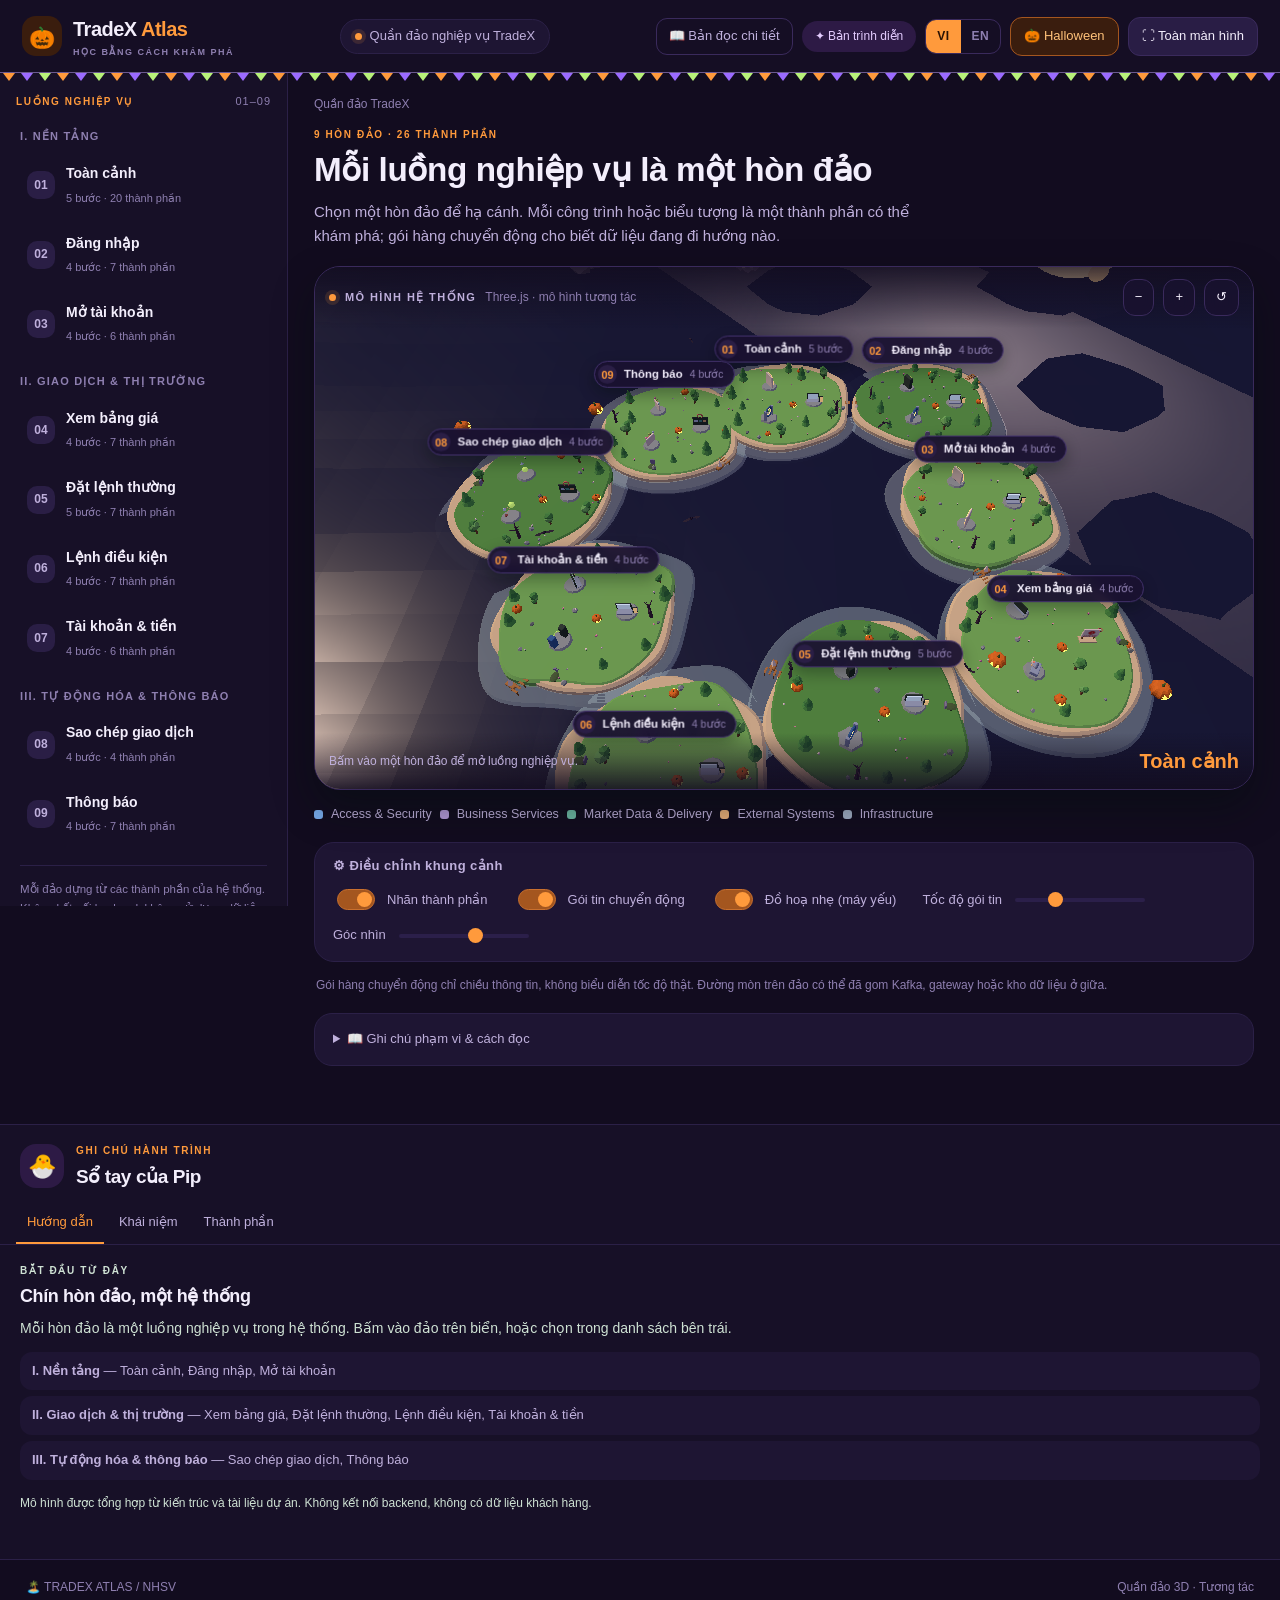
<file: index.html>
<!doctype html>
<html lang="vi">
<head>
<meta charset="utf-8"><meta name="viewport" content="width=device-width,initial-scale=1">
<meta name="description" content="Quần đảo TradeX: mỗi luồng nghiệp vụ là một hòn đảo 3D tương tác.">
<meta http-equiv="Content-Security-Policy" content="default-src 'self' data: blob:; script-src 'self'; style-src 'self' 'unsafe-inline'; connect-src 'none'; img-src 'self' data:; font-src 'self'; object-src 'none'; base-uri 'self'">
<title>TradeX Atlas · Quần đảo hệ thống</title><link rel="stylesheet" href="style.css?v=20260926-1">
</head>
<body>
<header>
  <a class="brand" href="index.html"><span class="brand-icon" aria-hidden="true">🏝️</span><span>TradeX <strong>Atlas</strong><small data-i18n="brandTag">HỌC BẰNG CÁCH KHÁM PHÁ</small></span></a>
  <span class="page-chip"><span class="live-dot"></span><span data-i18n="pageChip">Quần đảo nghiệp vụ TradeX</span></span>
  <div class="header-actions">
    <a class="ghost" href="lessons.html" data-i18n="readerLink">📖 Bản đọc chi tiết</a>
    <span class="local-badge" data-i18n="demoBadge">✦ Bản trình diễn</span>
    <div class="lang-switch" id="lang-switch"><button data-lang="vi">VI</button><button data-lang="en">EN</button></div>
    <button id="festival" class="festival-toggle" aria-pressed="true" data-i18n="festivalToggle">🎃 Halloween</button>
    <button id="fullscreen" data-i18n="fullscreen">⛶ Toàn màn hình</button>
  </div>
</header>

<div class="tour">
  <aside class="rail" aria-label="Danh sách luồng nghiệp vụ">
    <div class="rail-head"><p class="eyebrow" data-i18n="railTitle">LUỒNG NGHIỆP VỤ</p><span>01–09</span></div>
    <div id="rail-list"></div>
    <p class="rail-note" data-i18n="railNote">Mỗi đảo dựng từ các thành phần của hệ thống. Không kết nối backend, không sử dụng dữ liệu khách hàng.</p>
  </aside>

  <main class="stage">
    <nav class="crumb" id="stage-breadcrumb" aria-label="Vị trí hiện tại"></nav>
    <p class="eyebrow" id="stage-eyebrow"></p>
    <h1 id="stage-title"></h1>
    <p class="stage-intro" id="stage-intro"></p>

    <section class="viewport" id="viewport" aria-label="Thế giới đảo 3D">
      <div class="viewport-top">
        <div><span class="live-dot"></span><strong data-i18n="modelLabel">MÔ HÌNH HỆ THỐNG</strong><small id="engine-status">Đang dựng quần đảo…</small></div>
        <div class="view-controls">
          <button id="back-world" hidden data-i18n="backWorld">↩ Về quần đảo</button>
          <button id="zoom-out" aria-label="Thu nhỏ">−</button>
          <button id="zoom-in" aria-label="Phóng to">+</button>
          <button id="reset" aria-label="Về góc nhìn ban đầu">↺</button>
        </div>
      </div>
      <div id="three-host"></div>
      <div id="flat-map" class="flat-map"></div>
      <div class="viewport-foot">
        <button id="play" class="primary" data-i18n="play" hidden>▶ Chạy hành trình</button>
        <small id="stage-hint"></small>
        <b id="stage-meta"></b>
      </div>
    </section>

    <div class="legend" id="legend"></div>

    <section class="config" aria-label="Điều chỉnh hiển thị">
      <h2 data-i18n="configTitle">⚙ Điều chỉnh khung cảnh</h2>
      <div class="config-grid">
        <label class="switch"><input type="checkbox" id="toggle-labels" checked><span data-i18n="toggleLabels">Nhãn thành phần</span></label>
        <label class="switch"><input type="checkbox" id="toggle-parcels" checked><span data-i18n="toggleParcels">Gói tin chuyển động</span></label>
        <label class="switch"><input type="checkbox" id="toggle-light"><span data-i18n="toggleLight">Đồ hoạ nhẹ (máy yếu)</span></label>
        <label class="slider"><span data-i18n="speedLabel">Tốc độ gói tin</span><input type="range" id="speed" min="0.2" max="3" step="0.1" value="1"></label>
        <label class="slider"><span data-i18n="tiltLabel">Góc nhìn</span><input type="range" id="tilt" min="12" max="72" step="1" value="48"></label>
      </div>
    </section>

    <p class="map-caption" data-i18n="mapCaption">Gói hàng chuyển động chỉ chiều thông tin, không biểu diễn tốc độ thật. Đường mòn trên đảo có thể đã gom Kafka, gateway hoặc kho dữ liệu ở giữa.</p>

    <details class="sources">
      <summary data-i18n="scopeSummary">📖 Ghi chú phạm vi &amp; cách đọc</summary>
      <div class="source-grid">
        <div><h3 data-i18n="scope1Title">Mô hình để học nghiệp vụ</h3><p data-i18n="scope1a">Mỗi hòn đảo gom các thành phần tham gia một luồng. Đường mòn biểu diễn quan hệ nghiệp vụ; một số đường đã gom bước trung gian.</p><p data-i18n="scope1b">Trình tự các bước là cách diễn giải để học, không phải tên trạng thái chính xác trong cơ sở dữ liệu.</p></div>
        <div><h3 data-i18n="scope2Title">Bám theo kiến trúc hệ thống</h3><p data-i18n="scope2a">15 service nội bộ, 2 tác nhân, 4 nhóm đối tác và 5 thành phần hỗ trợ. Kafka, Redis, MongoDB, kho quan hệ và thư viện dùng chung là thành phần hỗ trợ.</p><p data-i18n="scope2b">Mô hình dùng để đào tạo, không đại diện cho cấu hình production đang chạy.</p></div>
        <div><h3 data-i18n="scope3Title">Bản mô phỏng an toàn</h3><p data-i18n="scope3a">Trang không gọi API nghiệp vụ thật và không sử dụng dữ liệu khách hàng.</p><p data-i18n="scope3b">Thiết bị không hỗ trợ WebGL sẽ thấy danh sách 2D với cùng nội dung.</p></div>
      </div>
    </details>
  </main>

  <aside class="notes" aria-label="Ghi chú hành trình">
    <div class="notes-head">
      <span class="notes-avatar" aria-hidden="true">🐣</span>
      <div><p class="eyebrow" data-i18n="notesEyebrow">GHI CHÚ HÀNH TRÌNH</p><h2 data-i18n="notesTitle">Sổ tay của Pip</h2></div>
    </div>
    <div class="note-tabs" id="note-tabs" role="tablist" aria-label="Nội dung ghi chú"></div>
    <div class="note-body" id="note-body" role="tabpanel" tabindex="0" aria-live="polite"></div>
  </aside>
</div>

<footer><span>🏝️ TRADEX ATLAS / NHSV</span><span data-i18n="footerRight">Quần đảo 3D · Tương tác</span></footer>
<noscript><p class="no-script" data-i18n="noscript">Cần bật JavaScript để xem quần đảo 3D. Có hướng dẫn trong README.md đi kèm.</p></noscript>
<script src="atlas.bundle.js?v=20260926-1"></script>
</body></html>
</file>
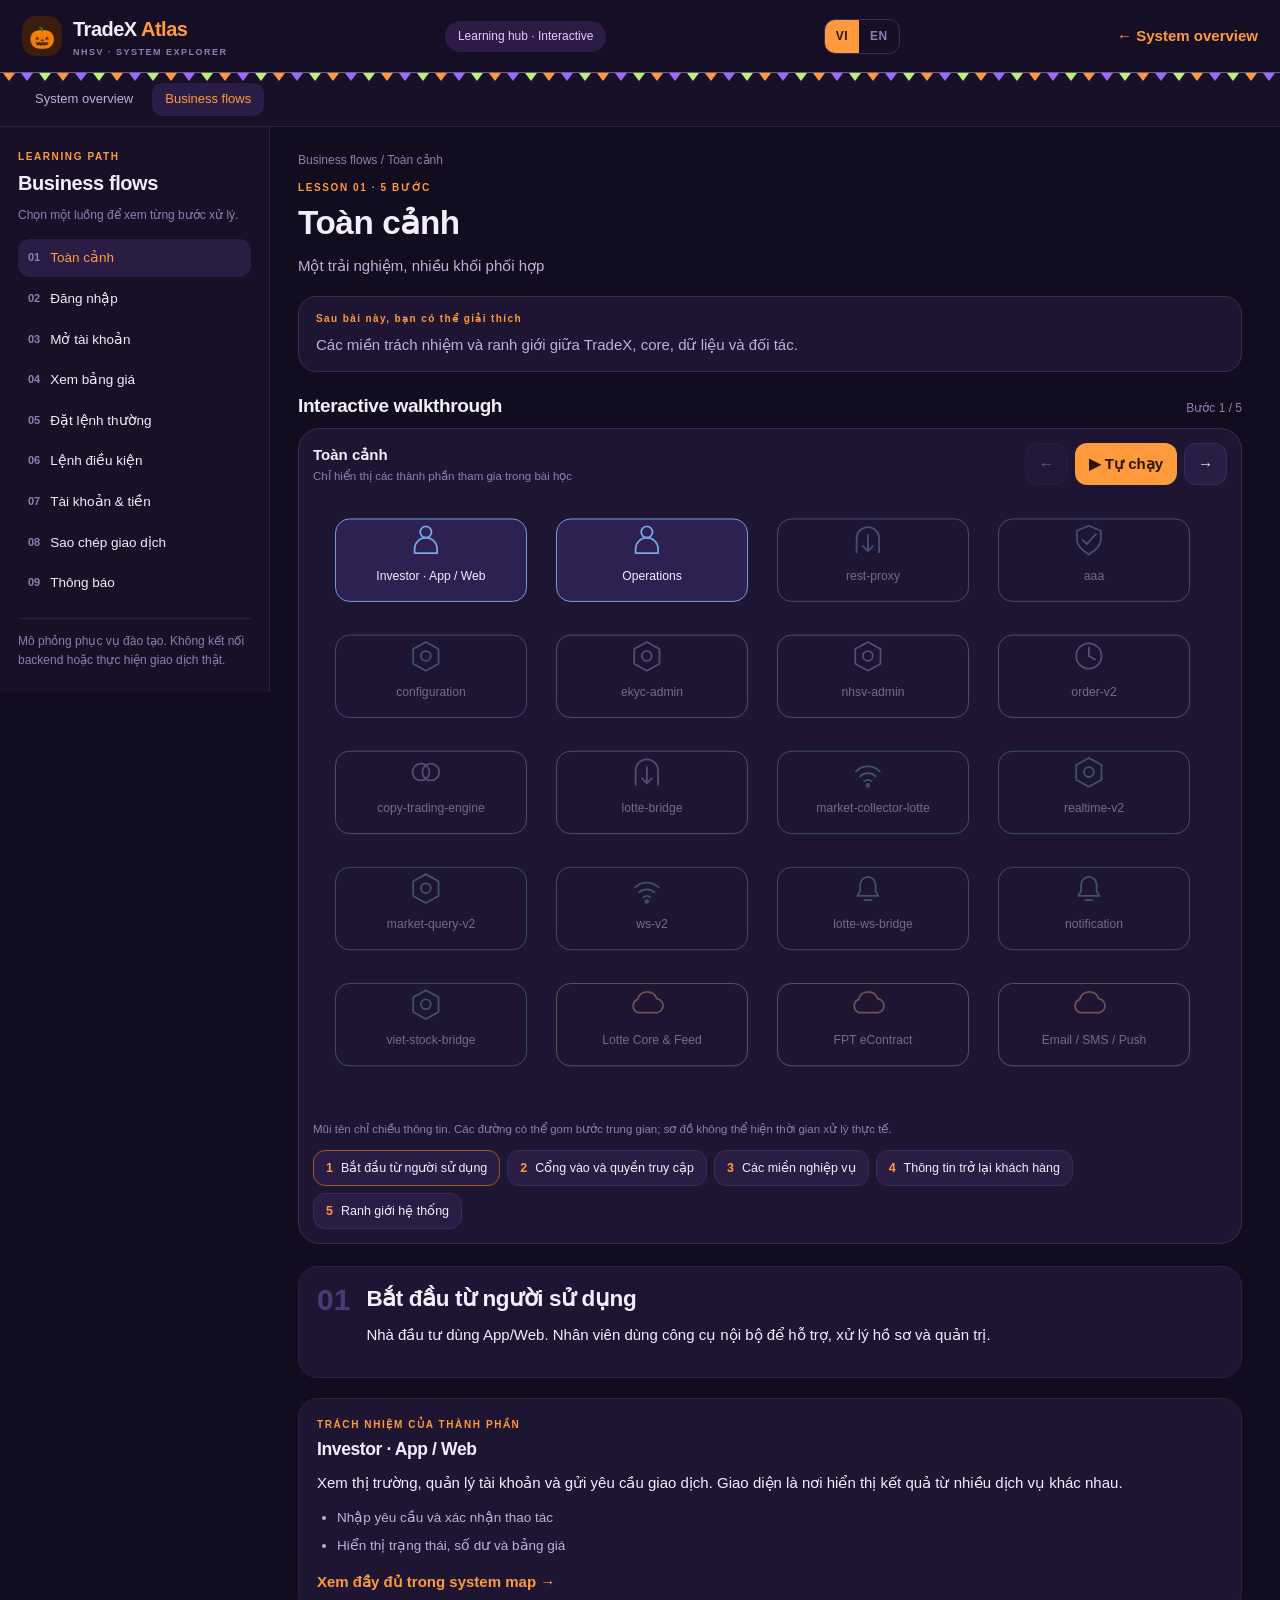
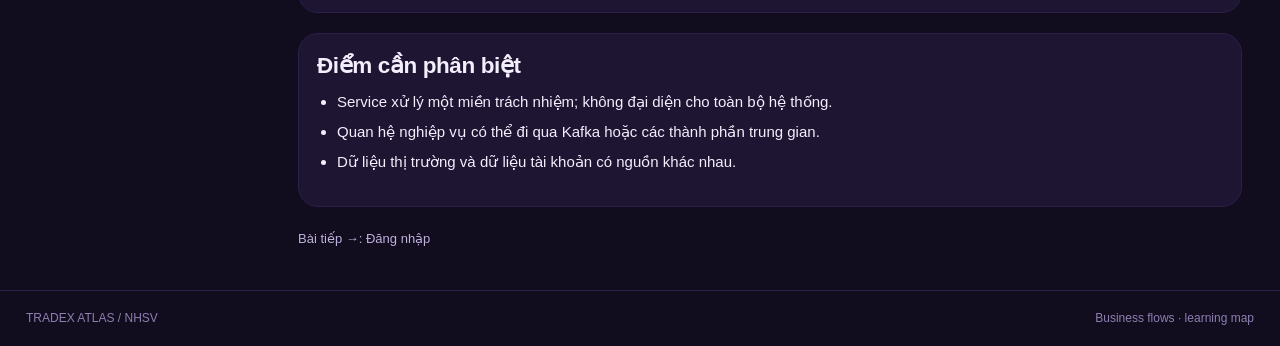
<file: lessons.html>
<!doctype html>
<html lang="vi"><head><meta charset="utf-8"><meta name="viewport" content="width=device-width,initial-scale=1"><meta name="description" content="Các bài học tương tác về luồng nghiệp vụ TradeX."><meta http-equiv="Content-Security-Policy" content="default-src 'self' data: blob:; script-src 'self'; style-src 'self' 'unsafe-inline'; connect-src 'none'; object-src 'none'; base-uri 'self'"><title>TradeX Atlas · Business flows</title><link rel="stylesheet" href="style.css?v=20260926-1"></head>
<body class="lesson-page">
<header><a class="brand" href="index.html"><span class="brand-icon" aria-hidden="true">✦</span><span>TradeX <strong>Atlas</strong><small>NHSV · SYSTEM EXPLORER</small></span></a><span class="local-badge" data-i18n="lessonBadge">Learning hub · Interactive</span><div class="lang-switch" id="lang-switch"><button data-lang="vi">VI</button><button data-lang="en">EN</button></div><a class="lesson-link" href="index.html" data-i18n="backToMap">← System overview</a></header>
<nav class="page-nav" aria-label="Điều hướng chính"><a href="index.html">System overview</a><a href="lessons.html" aria-current="page">Business flows</a></nav>
<div class="learning-layout">
<aside class="lesson-sidebar"><p class="eyebrow">LEARNING PATH</p><h2>Business flows</h2><p class="sidebar-description" data-i18n="lessonSidebarNote">Chọn một luồng để xem từng bước xử lý.</p><nav id="lesson-nav" aria-label="Danh sách bài học"></nav><div class="sidebar-note" data-i18n="lessonSidebarFoot">Mô phỏng phục vụ đào tạo. Không kết nối backend hoặc thực hiện giao dịch thật.</div></aside>
<main class="lesson-main">
<div class="lesson-breadcrumb" id="lesson-breadcrumb"></div><p class="eyebrow" id="lesson-number"></p><h1 id="lesson-title"></h1><p class="lesson-intro" id="lesson-intro"></p>
<section class="learning-goal"><strong data-i18n="lessonGoalLabel">Sau bài này, bạn có thể giải thích</strong><p id="learning-goal"></p></section>
<div class="lesson-section-heading"><h2 data-i18n="lessonWalkthrough">Interactive walkthrough</h2><span id="lesson-progress"></span></div>
<section class="lesson-simulator"><div class="sim-toolbar"><div><strong id="sim-title"></strong><small data-i18n="lessonSimNote">Chỉ hiển thị các thành phần tham gia trong bài học</small></div><div class="play-controls"><button id="lesson-prev" aria-label="Bước trước">←</button><button id="lesson-play" class="primary" data-i18n="lessonAutoplay">▶ Tự chạy</button><button id="lesson-next" aria-label="Bước tiếp">→</button></div></div><div class="lesson-diagram" id="lesson-diagram" aria-label="Sơ đồ luồng nghiệp vụ"></div><p class="diagram-note" data-i18n="lessonDiagramNote">Mũi tên chỉ chiều thông tin. Các đường có thể gom bước trung gian; sơ đồ không thể hiện thời gian xử lý thực tế.</p><div id="lesson-steps" class="lesson-step-tabs" aria-label="Các bước xử lý"></div></section>
<section class="lesson-explanation" aria-live="polite"><span id="lesson-step-number"></span><div><h2 id="lesson-step-title"></h2><p id="lesson-step-body"></p></div></section>
<section id="lesson-component" class="lesson-component" aria-live="polite"><h3 data-i18n="lessonComponentTitle">Thành phần trong bước này</h3><p data-i18n="lessonComponentBody">Chọn một thành phần trên sơ đồ để xem trách nhiệm.</p></section>
<section id="market-reference" class="market-reference" hidden></section>
<section class="lesson-keypoints"><h2 data-i18n="lessonKeyPoints">Điểm cần phân biệt</h2><ul id="lesson-keypoints"></ul></section>
<div class="lesson-pagination"><a id="previous-lesson"></a><a id="next-lesson"></a></div>
</main></div><footer><span>TRADEX ATLAS / NHSV</span><span data-i18n="lessonFooter">Business flows · learning map</span></footer><script src="lessons.bundle.js?v=20260926-1"></script></body></html>
</file>
<file: style.css>
@charset "UTF-8";
/* TradeX Atlas — forest-island theme. Dark canvas, cute pastel props, one accent. */
:root{
 color-scheme:dark;
 --bg:#0a1913;--bg-soft:#0e2019;--panel:#122a21;--panel-2:#163327;--sea:#0e2a26;
 --line:#1f3d31;--line-soft:#1a3328;--text:#e9f4ea;--muted:#93b3a1;--dim:#6f8d7d;
 --accent:#b7e26b;--accent-ink:#14240f;--mint:#7fd0a5;--sky:#77b6e8;--warm:#f3c46f;--berry:#ef9bb4;
 --radius:18px;--shadow:0 18px 40px #02100a66;--rail:288px;--notes:372px;
}
*{box-sizing:border-box}
html,body{min-height:100%}
body{margin:0;background:var(--bg);color:var(--text);font:15px/1.6 ui-rounded,"SF Pro Rounded",-apple-system,BlinkMacSystemFont,"Segoe UI",sans-serif}
h1,h2,h3,h4{margin:0 0 10px;letter-spacing:-.4px;line-height:1.25}
h1{font-size:clamp(26px,2.6vw,38px);font-weight:700}
p{margin:0 0 12px}
ul,ol{margin:0 0 14px;padding-left:20px}li{margin-bottom:6px}
a{color:var(--accent);text-decoration:none}a:hover{text-decoration:underline}
code{font-family:ui-monospace,SFMono-Regular,Menlo,monospace;font-size:12px;color:var(--mint)}
small{font-size:12px}
button,input,select{font:inherit}
button{color:var(--text);background:var(--panel-2);border:1px solid var(--line);border-radius:12px;padding:8px 13px;cursor:pointer;transition:background .16s,border-color .16s,transform .16s}
button:hover:not(:disabled){background:#1d4131;border-color:#2f5c45}
button:disabled{opacity:.38;cursor:default}
button.primary{background:var(--accent);color:var(--accent-ink);border-color:transparent;font-weight:600}
button.primary:hover:not(:disabled){background:#c8ec84}
:focus-visible{outline:2px solid var(--accent);outline-offset:2px}
.eyebrow{color:var(--accent);font-size:10px;font-weight:700;letter-spacing:1.6px;margin:0 0 6px}
.tiny{font-size:12px;color:var(--dim)}
.live-dot{width:7px;height:7px;border-radius:50%;background:var(--accent);box-shadow:0 0 0 4px #b7e26b22;display:inline-block}

/* header */
header{display:flex;align-items:center;justify-content:space-between;gap:18px;padding:13px 22px;border-bottom:1px solid var(--line-soft);background:#0b1d16;position:sticky;top:0;z-index:40}
.brand{display:flex;align-items:center;gap:11px;color:var(--text);font-size:20px;font-weight:700;letter-spacing:-.5px}
.brand:hover{text-decoration:none}
.brand strong{color:var(--accent);font-weight:700}
.brand small{display:block;font-size:9px;letter-spacing:1.5px;color:var(--dim);font-weight:600}
.brand-icon{display:grid;place-items:center;width:40px;height:40px;border-radius:14px;background:#17392b;font-size:21px}
.page-chip{display:flex;align-items:center;gap:8px;font-size:13px;color:var(--muted);background:var(--panel);border:1px solid var(--line-soft);padding:6px 14px;border-radius:30px}
.header-actions{display:flex;align-items:center;gap:9px}
.header-actions .ghost{font-size:13px;color:var(--muted);border:1px solid var(--line);border-radius:11px;padding:7px 12px}
.header-actions .ghost:hover{color:var(--text);background:var(--panel);text-decoration:none}
.local-badge{font-size:12px;padding:6px 13px;border-radius:30px;background:#17392b;color:var(--mint)}
header button{font-size:13px}

/* three column tour */
.tour{display:grid;grid-template-columns:var(--rail) minmax(0,1fr) var(--notes);align-items:start;min-height:calc(100vh - 67px)}
.rail{position:sticky;top:67px;max-height:calc(100vh - 67px);overflow:auto;padding:20px 16px 26px;border-right:1px solid var(--line-soft);background:var(--bg-soft)}
.rail-head{display:flex;align-items:baseline;justify-content:space-between;margin-bottom:14px}
.rail-head span{font-size:11px;color:var(--dim);letter-spacing:1px}
.rail-chapter{margin-bottom:18px}
.rail-chapter h3{font-size:11px;letter-spacing:1.2px;color:var(--dim);text-transform:uppercase;margin:0 0 8px 4px}
.rail-item{display:flex;gap:11px;align-items:center;width:100%;text-align:left;background:none;border:1px solid transparent;border-radius:14px;padding:9px 10px;margin-bottom:3px}
.rail-item:hover{background:var(--panel)}
.rail-item[aria-current=page]{background:var(--panel-2);border-color:#2d6a44}
.rail-num{display:grid;place-items:center;width:28px;height:28px;flex:none;border-radius:10px;background:#16332a;color:var(--muted);font-size:12px;font-weight:700}
.rail-item[aria-current=page] .rail-num{background:var(--accent);color:var(--accent-ink)}
.rail-text b{display:block;font-size:14px;font-weight:600}
.rail-text small{color:var(--dim);font-size:11px}
.rail-note{font-size:11.5px;color:var(--dim);border-top:1px solid var(--line-soft);padding-top:14px;margin:18px 4px 0}

.stage{padding:22px 26px 40px;min-width:0}
.crumb{display:flex;gap:8px;align-items:center;font-size:12px;color:var(--muted);margin-bottom:12px}
.crumb span{color:var(--dim)}
.stage-intro{color:var(--muted);max-width:74ch;margin-bottom:18px}

/* viewport */
.viewport{position:relative;border:1px solid var(--line);border-radius:26px;background:var(--sea);overflow:hidden;box-shadow:var(--shadow)}
.viewport-top{position:absolute;inset:0 0 auto;z-index:8;display:flex;align-items:center;justify-content:space-between;gap:12px;padding:12px 14px;background:linear-gradient(#0a1913cc,#0a191300);pointer-events:none}
.viewport-top>div{display:flex;align-items:center;gap:9px;font-size:11px;letter-spacing:1.2px;color:var(--muted)}
.viewport-top strong{font-size:11px;letter-spacing:1.4px}
.viewport-top small{letter-spacing:0;color:var(--dim);text-transform:none}
.view-controls{display:flex;gap:6px;pointer-events:auto}
.view-controls button{background:#0f2a1fcc;backdrop-filter:blur(6px);font-size:13px;padding:7px 11px}
#three-host{position:relative;width:100%;height:clamp(430px,58vh,680px)}
#three-host canvas{display:block;width:100%;height:100%;cursor:grab}
#three-host canvas:active{cursor:grabbing}
.viewport.flat #three-host{display:none}
.viewport-foot{position:absolute;inset:auto 0 0;z-index:8;display:flex;align-items:center;gap:14px;padding:12px 14px;background:linear-gradient(#0a191300,#0a1913dd)}
.viewport-foot small{color:var(--muted);flex:1}
.viewport-foot b{font-size:20px;font-weight:700;color:var(--accent);font-variant-numeric:tabular-nums}

/* floating map pins */
.pin-layer{position:absolute;inset:0;pointer-events:none;z-index:6}
.pin-layer.hidden{display:none}
.pin[hidden]{display:none}
.pin{position:absolute;top:0;left:0;pointer-events:auto;display:flex;align-items:center;gap:7px;background:#092019df;border:1px solid #3a7a59;border-radius:30px;padding:3px 10px 3px 3px;font-size:11.5px;line-height:1.3;white-space:nowrap;box-shadow:0 6px 16px #02100a55;backdrop-filter:blur(5px);transition:opacity .18s,transform .12s,background .18s}
.pin:hover{background:#17402e;border-color:var(--accent)}
.pin i{display:grid;place-items:center;width:19px;height:19px;border-radius:50%;background:#20503a;color:var(--accent);font-style:normal;font-size:11px;font-weight:700}
.pin span{font-weight:600}
.pin small{color:var(--dim);font-size:10.5px}
.pin.dim{opacity:.62;padding:3px}
.pin.dim span,.pin.dim small{display:none}
.pin.dim:hover{opacity:1;padding:3px 10px 3px 3px}
.pin.dim:hover span{display:inline}
.pin.node::after{content:"";position:absolute;left:17px;top:100%;width:1px;height:9px;background:linear-gradient(#65b789,transparent);pointer-events:none}
.pin.link{padding:2px;font-size:11.5px;background:#173c2bcc;border-color:var(--accent);color:#e6f7c9}
.pin.link i{width:17px;height:17px;font-size:11px;background:var(--accent);color:var(--accent-ink)}
.pin.link span{display:none;font-weight:500}
.pin.link:hover,.pin.link:focus-visible{padding:2px 10px 2px 3px;background:#16402bf2}
.pin.link:hover span,.pin.link:focus-visible span{display:inline}
.pin.active i{background:var(--accent);color:var(--accent-ink)}
.pin.selected{border-color:var(--accent);background:#1d4a33;box-shadow:0 0 0 3px #b7e26b33}

/* legend + config */
.legend{display:flex;flex-wrap:wrap;gap:8px;margin:14px 0 18px}
.legend-chip{display:flex;align-items:center;gap:8px;border-radius:30px;padding:5px 13px 5px 5px;font-size:12.5px;background:var(--panel);border-color:var(--line-soft);opacity:.5}
.legend-chip i{display:grid;place-items:center;width:20px;height:20px;border-radius:50%;background:var(--tint,#2b5741);color:#0b1d16;font-style:normal;font-size:11px;font-weight:700}
.legend-chip.on{opacity:1}
.legend-chip.selected{border-color:var(--accent);box-shadow:0 0 0 2px #b7e26b2e}
.legend-group{display:flex;align-items:center;gap:8px;font-size:12.5px;color:var(--muted)}
.legend-group::before{content:"";width:9px;height:9px;border-radius:3px;background:var(--tint)}
.config{border:1px solid var(--line-soft);border-radius:20px;padding:15px 18px;background:var(--panel)}
.config h2{font-size:13px;letter-spacing:.4px;color:var(--muted);margin-bottom:12px}
.config-grid{display:flex;flex-wrap:wrap;gap:12px 26px;align-items:center}
.switch{display:flex;align-items:center;gap:9px;font-size:13px;color:var(--muted);cursor:pointer}
.switch input{appearance:none;width:38px;height:21px;border-radius:30px;background:#1e3a2d;border:1px solid var(--line);position:relative;cursor:pointer;transition:background .18s}
.switch input::after{content:"";position:absolute;top:2px;left:2px;width:15px;height:15px;border-radius:50%;background:var(--dim);transition:transform .18s,background .18s}
.switch input:checked{background:#2d6a44;border-color:#3d8557}
.switch input:checked::after{transform:translateX(17px);background:var(--accent)}
.slider{display:flex;align-items:center;gap:11px;font-size:13px;color:var(--muted)}
input[type=range]{appearance:none;width:130px;height:4px;border-radius:4px;background:#1e3a2d}
input[type=range]::-webkit-slider-thumb{appearance:none;width:15px;height:15px;border-radius:50%;background:var(--accent);cursor:pointer}
input[type=range]::-moz-range-thumb{width:15px;height:15px;border:0;border-radius:50%;background:var(--accent);cursor:pointer}
.map-caption{font-size:12px;color:var(--dim);margin:14px 2px 18px}

/* 2D fallback */
.flat-map{display:none;gap:10px;flex-wrap:wrap;padding:22px}
.viewport.flat .flat-map{display:flex}
.flat-card{display:flex;flex-direction:column;align-items:flex-start;gap:2px;width:210px;text-align:left;border-radius:16px;padding:12px 14px;background:var(--panel);opacity:.55}
.flat-card.on{opacity:1;border-color:var(--tint,var(--accent))}
.flat-card i{font-style:normal;font-size:11px;font-weight:700;color:var(--accent)}
.flat-card b{font-size:14px}
.flat-card small{color:var(--dim)}

/* notes panel */
.notes{position:sticky;top:67px;max-height:calc(100vh - 67px);display:flex;flex-direction:column;border-left:1px solid var(--line-soft);background:var(--bg-soft)}
.notes-head{display:flex;align-items:center;gap:12px;padding:18px 20px 14px}
.notes-avatar{display:grid;place-items:center;width:44px;height:44px;border-radius:16px;background:#17392b;font-size:23px}
.notes-head h2{font-size:19px;margin:0}
.note-tabs{display:flex;gap:4px;padding:0 16px;border-bottom:1px solid var(--line-soft)}
.note-tabs button{background:none;border:0;border-bottom:2px solid transparent;border-radius:0;color:var(--muted);font-size:13px;padding:9px 11px}
.note-tabs button[aria-selected=true]{color:var(--accent);border-bottom-color:var(--accent)}
.note-body{overflow:auto;padding:18px 20px 34px;font-size:14px}
.note-body h3{font-size:18px}
.note-body h4{font-size:12px;letter-spacing:1px;text-transform:uppercase;color:var(--dim);margin:18px 0 7px}
.note-body p{color:#cfe2d4}
.note-block h3{margin-top:4px}
.note-list{list-style:none;padding:0}
.note-list li{padding:9px 12px;border-radius:12px;background:var(--panel);font-size:13px;color:var(--muted)}
.note-steps{display:flex;align-items:center;gap:6px;margin-bottom:16px;flex-wrap:wrap}
.note-step{width:32px;padding:5px 0;text-align:center;font-size:12px;font-weight:700;border-radius:9px;background:var(--panel);color:var(--dim)}
.note-step.on{background:var(--accent);color:var(--accent-ink);border-color:transparent}
.note-steps-label{font-size:11px;color:var(--dim);margin-left:auto;letter-spacing:.6px}
.your-turn{border:1px solid #2f5c45;background:#132f23;border-radius:16px;padding:13px 15px;margin:16px 0}
.your-turn span{display:block;font-size:10px;letter-spacing:1.4px;color:var(--accent);font-weight:700;margin-bottom:6px}
.your-turn p{margin:0;color:#dff0e2}
.takeaway{border-top:1px solid var(--line-soft);margin-top:20px;padding-top:14px}
.takeaway span{display:block;font-size:10px;letter-spacing:1.4px;color:var(--mint);font-weight:700;margin-bottom:6px}
.takeaway p{margin:0;font-size:13px;color:var(--muted)}
.note-actions{display:flex;align-items:center;gap:10px;margin:16px 0}
.note-actions span{font-size:12px;color:var(--dim);margin-left:auto}
.note-actions button{font-size:13px}
.inspect-head{display:flex;gap:12px;align-items:flex-start;margin-bottom:14px}
.inspect-icon{display:grid;place-items:center;width:44px;height:44px;flex:none;border-radius:15px;background:var(--panel-2);color:var(--tint,var(--accent));font-size:21px;border:1px solid var(--line)}
.inspect-head small{font-size:10px;letter-spacing:1.3px;color:var(--dim);text-transform:uppercase}
.inspect-head h3{margin:2px 0 3px}
.boundary{border-left:2px solid var(--warm);padding-left:12px;color:var(--muted)!important;font-size:13px}
.relation{display:block;width:100%;text-align:left;margin-bottom:7px;padding:9px 12px;border-radius:13px;background:var(--panel)}
.relation b{display:block;font-size:13px;font-weight:600}
.relation small{color:var(--dim)}
.term{border:1px solid var(--line-soft);border-radius:14px;background:var(--panel);padding:10px 13px;margin-bottom:8px}
.term[open]{border-color:#2d6a44}
.term summary{cursor:pointer;list-style:none;display:flex;flex-direction:column;gap:3px}
.term summary::-webkit-details-marker{display:none}
.term summary b{font-size:14.5px;font-weight:600;color:var(--text)}
.term summary code{font-size:11.5px;color:var(--accent);background:#16332a;border-radius:6px;padding:1px 7px;align-self:flex-start}
.term summary span{font-size:13px;color:var(--muted)}
.term[open] summary span{color:var(--text)}
.term p{font-size:13px;margin:10px 0 8px}
.term p code{background:#16332a;border-radius:5px;padding:1px 5px;color:var(--mint)}
.partner-logo-card{display:grid;place-items:center;min-height:90px;margin:4px 0 14px;padding:14px;border:1px solid var(--line);border-radius:16px;background:#f7faf8}
.partner-logo-card img{display:block;max-width:100%;max-height:112px;object-fit:contain}

/* shared blocks */
.sources{border:1px solid var(--line-soft);border-radius:18px;background:var(--panel);padding:2px 18px;margin-bottom:18px}
.sources summary{cursor:pointer;padding:13px 0;font-size:13px;color:var(--muted)}
.source-grid{display:grid;grid-template-columns:repeat(auto-fit,minmax(230px,1fr));gap:20px;padding:6px 0 18px}
.source-grid h3{font-size:13px;color:var(--accent)}
.source-grid p{font-size:12.5px;color:var(--dim)}
footer{display:flex;justify-content:space-between;gap:16px;flex-wrap:wrap;padding:18px 26px;border-top:1px solid var(--line-soft);color:var(--dim);font-size:12px}
.no-script{padding:26px;color:var(--warm)}

/* lesson reader (lessons.html) */
.page-nav{display:flex;gap:6px;padding:10px 22px;border-bottom:1px solid var(--line-soft);background:var(--bg-soft)}
.page-nav a{font-size:13px;color:var(--muted);padding:6px 13px;border-radius:11px}
.page-nav a[aria-current=page]{background:var(--panel-2);color:var(--accent)}
.learning-layout{display:grid;grid-template-columns:270px minmax(0,1fr);gap:0;align-items:start}
.lesson-sidebar{position:sticky;top:67px;max-height:calc(100vh - 67px);overflow:auto;padding:22px 18px;border-right:1px solid var(--line-soft);background:var(--bg-soft)}
.lesson-sidebar h2{font-size:20px}
.sidebar-description,.sidebar-note{font-size:12px;color:var(--dim)}
.sidebar-note{border-top:1px solid var(--line-soft);padding-top:13px;margin-top:16px}
#lesson-nav{display:flex;flex-direction:column;gap:3px;margin:14px 0}
#lesson-nav a{display:flex;gap:10px;align-items:center;font-size:13.5px;color:var(--text);padding:8px 10px;border-radius:12px}
#lesson-nav a:hover{background:var(--panel);text-decoration:none}
#lesson-nav a[aria-current=page]{background:var(--panel-2);color:var(--accent)}
#lesson-nav span{font-size:11px;color:var(--dim);font-weight:700}
.lesson-main{padding:24px 28px 40px;max-width:1000px}
.lesson-breadcrumb{font-size:12px;color:var(--dim);margin-bottom:10px}
.lesson-intro{color:var(--muted);margin-bottom:18px}
.learning-goal{border:1px solid var(--line);border-radius:18px;background:var(--panel);padding:14px 17px;margin-bottom:22px}
.learning-goal strong{display:block;font-size:10px;letter-spacing:1.4px;color:var(--accent);margin-bottom:6px}
.learning-goal p{margin:0;color:var(--muted)}
.lesson-section-heading{display:flex;align-items:baseline;justify-content:space-between;gap:14px;margin-bottom:10px}
.lesson-section-heading h2{font-size:19px;margin:0}
.lesson-section-heading span{font-size:12px;color:var(--dim)}
.lesson-simulator{border:1px solid var(--line);border-radius:22px;background:var(--panel);padding:14px;margin-bottom:22px}
.sim-toolbar{display:flex;justify-content:space-between;align-items:center;gap:14px;margin-bottom:12px}
.sim-toolbar small{display:block;color:var(--dim);font-size:11.5px}
.play-controls{display:flex;gap:7px}
.lesson-diagram{overflow:auto;padding:6px 0}
.lesson-diagram svg{width:100%;height:auto}
.lesson-diagram text{fill:var(--text);font-size:13px;font-family:inherit}
.lesson-node rect{fill:var(--panel-2)}
.lesson-node.inactive{opacity:.4}
.lesson-node:hover rect{fill:#1d4131}
.lesson-edge{stroke:var(--accent);stroke-width:2.2;fill:none}
.diagram-note{font-size:11.5px;color:var(--dim)}
.lesson-step-tabs{display:flex;flex-wrap:wrap;gap:7px;margin-top:10px}
.lesson-step-tabs button{display:flex;gap:8px;align-items:center;font-size:12.5px;padding:7px 12px;border-radius:12px}
.lesson-step-tabs button span{color:var(--accent);font-weight:700}
.lesson-step-tabs button[aria-current=step]{background:var(--panel-2);border-color:#2d6a44}
.lesson-explanation{display:flex;gap:16px;border:1px solid var(--line-soft);border-radius:20px;background:var(--panel);padding:18px;margin-bottom:20px}
.lesson-explanation>span{font-size:30px;font-weight:700;color:#23503b;line-height:1}
.lesson-component,.lesson-keypoints{border:1px solid var(--line-soft);border-radius:20px;background:var(--panel);padding:18px;margin-bottom:20px}
.lesson-component ul{color:var(--muted);font-size:13.5px}
.lesson-link{display:inline-block;font-weight:600}
.lesson-pagination{display:flex;justify-content:space-between;gap:14px;margin-top:22px}
.lesson-pagination a{font-size:13px;color:var(--muted)}

/* market lesson — domain data components, deliberately separate from service nodes */
.market-map{display:grid;gap:12px;min-width:760px;padding:2px}
.market-lane{border:1px solid var(--line-soft);border-radius:18px;background:#0e211a;padding:12px}
.market-lane>header{position:static;display:flex;align-items:center;justify-content:space-between;padding:0 0 10px;border:0;background:none}
.market-lane>header strong{display:block;font-size:13px;color:var(--text)}
.market-lane>header small{display:block;font-size:10.5px;color:var(--dim);font-weight:400}
.market-lane>header>span{display:grid;place-items:center;width:25px;height:25px;border-radius:9px;background:#1b3b2e;color:var(--accent);font-size:11px;font-weight:700}
.market-card-grid{display:grid;grid-template-columns:repeat(5,minmax(132px,1fr));gap:8px}
.market-lane:nth-child(2) .market-card-grid{grid-template-columns:repeat(4,minmax(150px,1fr))}
.market-lane:nth-child(3) .market-card-grid{grid-template-columns:repeat(4,minmax(150px,1fr))}
.market-term-card{display:flex;align-items:center;gap:9px;min-height:64px;text-align:left;padding:8px 10px;border-radius:15px;background:#163027}
.market-term-card.active{opacity:1;border-color:#b7e26b;box-shadow:0 0 0 2px #b7e26b18,0 8px 24px #020f0966;transform:translateY(-1px)}
.market-term-card.inactive{opacity:.43;filter:saturate(.55)}
.market-term-card:hover{opacity:1;filter:none}
.market-term-icon{display:grid;place-items:center;width:38px;height:38px;flex:none;border-radius:13px;background:#f1f7de;color:#14240f;font-size:20px;box-shadow:inset 0 -2px 0 #bdd189}
.market-term-card:nth-child(3n+2) .market-term-icon{background:#e1f2ff;box-shadow:inset 0 -2px 0 #a8cde5}
.market-term-card:nth-child(3n) .market-term-icon{background:#ffe8ef;box-shadow:inset 0 -2px 0 #e9b6c7}
.market-term-card strong{display:block;font-size:12px;line-height:1.25}
.market-term-card small{display:block;margin-top:3px;color:var(--muted);font-size:10px;line-height:1.25}
.market-relations{display:flex;align-items:center;flex-wrap:wrap;gap:7px;border:1px dashed #2b5943;border-radius:16px;background:#11281f;padding:11px}
.market-relations>.eyebrow{width:100%;margin-bottom:1px}
.market-relation{display:flex;align-items:center;gap:7px;border-radius:30px;background:#18372a;padding:5px 9px;font-size:11px}
.market-relation span{font-weight:600}
.market-relation b{color:var(--accent)}
.market-relation small{border-left:1px solid #315743;padding-left:7px;color:var(--muted)}
.market-component-head{display:flex;align-items:center;gap:13px;margin-bottom:10px}
.market-component-head h3{margin:0;font-size:23px}
.market-component-icon{display:grid;place-items:center;width:58px;height:58px;flex:none;border-radius:19px;background:#f1f7de;color:#14240f;font-size:29px;box-shadow:inset 0 -3px 0 #bdd189}
.market-business-name{margin:2px 0 0;color:var(--mint);font-weight:600}
.system-names{display:flex;flex-wrap:wrap;gap:7px;margin:13px 0}
.system-name{display:flex;align-items:center;gap:7px;max-width:100%;border:1px solid #2a513f;border-radius:10px;background:#0d221a;padding:6px 9px}
.system-name small{color:var(--dim);font-size:9px;letter-spacing:.7px;text-transform:uppercase}
.system-name code{overflow-wrap:anywhere;color:#c8ec84}
.market-reference{border:1px solid var(--line-soft);border-radius:22px;background:var(--panel);padding:18px;margin-bottom:20px}
.market-reference[hidden]{display:none}
.market-reference-head{display:flex;justify-content:space-between;align-items:flex-start;gap:18px;margin-bottom:15px}
.market-reference-head p{color:var(--muted);margin-bottom:0}
.market-count{display:grid;place-items:center;width:52px;height:52px;flex:none;border-radius:18px;background:#e1f2ff;color:#163247;font-size:22px;font-weight:800;box-shadow:inset 0 -3px 0 #a8cde5}
.pipeline-context{border:1px solid #315642;border-radius:17px;background:#10271e;padding:13px;margin-bottom:16px}
.pipeline-context .pipeline-ingest,.pipeline-context .pipeline-branches>div>div{display:flex;align-items:center;flex-wrap:wrap;gap:7px;margin:7px 0}
.pipeline-context .pipeline-ingest span,.pipeline-context .pipeline-branches span{border-radius:10px;background:#1a392c;padding:5px 8px;font:600 10.5px/1.2 ui-monospace,SFMono-Regular,Menlo,monospace;color:var(--mint)}
.pipeline-context b{color:var(--accent)}
.pipeline-branches{display:grid;grid-template-columns:1fr 1fr;gap:8px;margin:10px 0}
.pipeline-branches>div{border-left:2px solid #315642;padding:7px 10px;background:#0d2119;border-radius:0 12px 12px 0}
.pipeline-branches em{font-size:9px;font-style:normal;font-weight:700;letter-spacing:1px;color:var(--warm)}
.pipeline-context>small{display:block;color:var(--dim);line-height:1.5}
.market-table-wrap{overflow:auto;border:1px solid var(--line-soft);border-radius:16px}
.market-table{width:100%;min-width:900px;border-collapse:collapse;font-size:12px;line-height:1.45}
.market-table th{position:sticky;top:0;z-index:1;text-align:left;background:#19382b;color:var(--muted);padding:10px;border-bottom:1px solid #315642;font-size:10px;letter-spacing:.5px;text-transform:uppercase}
.market-table td{vertical-align:top;padding:10px;border-bottom:1px solid var(--line-soft);color:var(--muted)}
.market-table tbody tr:last-child td{border-bottom:0}
.market-table tbody tr:hover{background:#173127}
.market-table td:nth-child(1){width:18%}.market-table td:nth-child(2){width:18%;color:var(--text);font-weight:600}.market-table td:nth-child(3){width:35%}.market-table td:nth-child(4){width:29%}
.market-table td>button{display:flex;align-items:center;gap:8px;border:0;background:none;padding:0;color:var(--text);text-align:left}
.market-table td>button:hover{background:none;color:var(--accent)}
.market-table td>button span{font-size:18px}
.system-names.compact{display:grid;margin:0}
.system-names.compact .system-name{display:grid;grid-template-columns:auto minmax(0,1fr);padding:4px 7px}
.system-names.compact code{font-size:10px}

@media (max-width:1400px){
 .tour{grid-template-columns:var(--rail) minmax(0,1fr)}
 .notes{position:static;max-height:none;grid-column:1/-1;border-left:0;border-top:1px solid var(--line-soft)}
 .note-body{max-height:none}
}
@media (max-width:1000px){
 .tour{grid-template-columns:1fr}
 .rail{position:static;max-height:none;border-right:0;border-bottom:1px solid var(--line-soft)}
 .rail-chapter{display:flex;flex-wrap:wrap;gap:6px}
 .rail-chapter h3{width:100%}
 .rail-item{width:auto}
 .learning-layout{grid-template-columns:1fr}
 .lesson-sidebar{position:static;max-height:none;border-right:0;border-bottom:1px solid var(--line-soft)}
 .stage,.lesson-main{padding:18px 16px 32px}
 header{flex-wrap:wrap;gap:10px}
 .page-chip{order:3;width:100%;justify-content:center}
}
@media (max-width:640px){
 .sim-toolbar{align-items:flex-start;flex-direction:column}
 .play-controls{width:100%}.play-controls button{flex:1}
 .lesson-explanation{align-items:flex-start}
 .market-reference{padding:14px}
 .market-reference-head{align-items:center}
 .pipeline-branches{grid-template-columns:1fr}
}
@media (prefers-reduced-motion:reduce){*{animation:none!important;transition:none!important}}

/* ─── Skin Halloween ────────────────────────────────────────────────────────
   Bật bằng nút 🎃 trên header; trạng thái nhớ theo trình duyệt.
   Chỉ đổi màu và vài chi tiết trang trí, không đụng bố cục. */
.festival-toggle{font-size:13px}
.festival-toggle[aria-pressed=true]{background:#3a1d0e;border-color:#a4561f;color:#ffc27a}
body.halloween{
 --bg:#120c1f;--bg-soft:#171027;--panel:#1e1533;--panel-2:#291d45;--sea:#170f2a;
 --line:#3a2a5c;--line-soft:#2b2047;--text:#f3eefc;--muted:#bfb0dc;--dim:#8e7fb0;
 --accent:#ff9a3c;--accent-ink:#2a1204;--mint:#b8f27a;--warm:#ffb45c;
}
body.halloween header{background:#150e24;border-bottom-color:#33255a;position:sticky}
/* dây cờ đuôi nheo cam – tím – xanh ma treo dọc mép dưới header */
body.halloween header::after{content:"";position:absolute;left:0;right:0;bottom:-9px;height:9px;pointer-events:none;
 background:url("data:image/svg+xml,%3Csvg xmlns='http://www.w3.org/2000/svg' width='54' height='9'%3E%3Cpath d='M0 .5h54' stroke='%236b5a8f'/%3E%3Cpath d='M3 1h12l-6 8z' fill='%23ff9a3c'/%3E%3Cpath d='M21 1h12l-6 8z' fill='%239b6bff'/%3E%3Cpath d='M39 1h12l-6 8z' fill='%23b8f27a'/%3E%3C/svg%3E") repeat-x}
body.halloween .brand-icon{background:#3a1d0e;font-size:0}
body.halloween .brand-icon::after{content:"🎃";font-size:21px}
body.halloween .local-badge,body.halloween .notes-avatar{background:#2d1a45;color:#e4ccff}
body.halloween .rail-num,body.halloween .note-step,body.halloween .term summary code,
body.halloween .term p code,body.halloween .pin i{background:#2a1e45}
body.halloween button:hover:not(:disabled){background:#2e2150;border-color:#4d3a7c}
body.halloween .rail-item[aria-current=page],body.halloween .term[open],
body.halloween .lesson-step-tabs button[aria-current=step]{border-color:#a4561f}
body.halloween .your-turn{background:#231840;border-color:#4d3a7c}
body.halloween .switch input,body.halloween input[type=range]{background:#2b1f4a;border-color:#3d2d66}
body.halloween .switch input:checked{background:#a4561f;border-color:#c9702e}
body.halloween button.primary:hover:not(:disabled){background:#ffb86a}
body.halloween .live-dot{box-shadow:0 0 0 4px #ff9a3c22}
body.halloween .legend-chip.selected,body.halloween .pin.selected{box-shadow:0 0 0 3px #ff9a3c33}
body.halloween .pin{background:#1a1230ef;border-color:#44336e}
body.halloween .pin:hover{background:#291d48;border-color:var(--accent)}
body.halloween .pin.selected{background:#3a2766}
body.halloween .pin.link{background:#2e1a0cf2;color:#ffd9b0}
body.halloween .viewport-top{background:linear-gradient(#120c1fcc,#120c1f00)}
body.halloween .viewport-foot{background:linear-gradient(#120c1f00,#120c1fdd)}
body.halloween .view-controls button{background:#1a1230cc}
/* sơ đồ SVG ở trang đọc chi tiết: CSS thắng thuộc tính fill viết thẳng trong thẻ */
body.halloween .lesson-node rect{fill:#1e1533}
body.halloween .lesson-node.active rect{fill:#2e2152}
body.halloween #lesson-arrow path{fill:var(--accent)}
body.halloween .lesson-explanation>span{color:#4a3a78}
/* Công tắc ngôn ngữ VI / EN */
.lang-switch{display:flex;border:1px solid var(--line);border-radius:11px;overflow:hidden}
.lang-switch button{border:0;border-radius:0;background:none;font-size:12px;font-weight:700;letter-spacing:.5px;padding:7px 11px;color:var(--dim)}
.lang-switch button:hover:not([aria-pressed=true]){background:var(--panel);color:var(--text)}
.lang-switch button[aria-pressed=true]{background:var(--accent);color:var(--accent-ink)}
</file>
